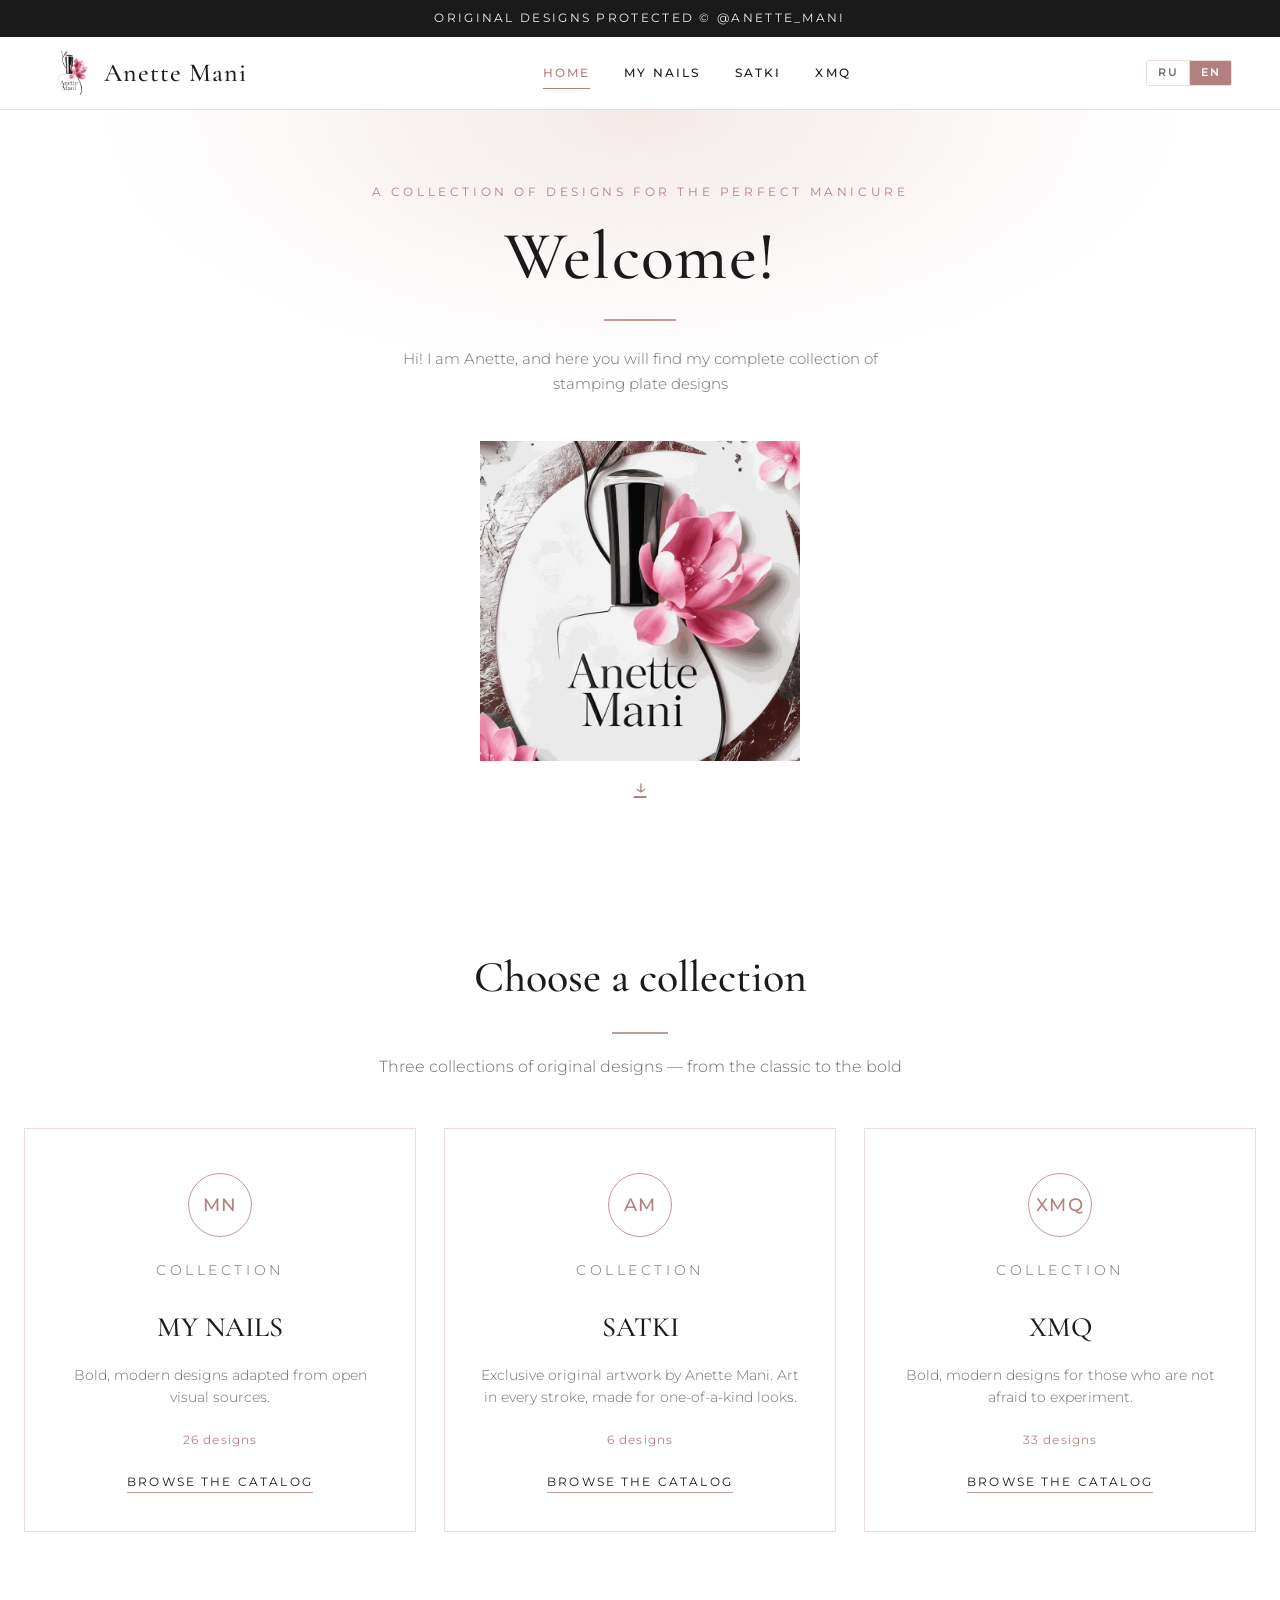
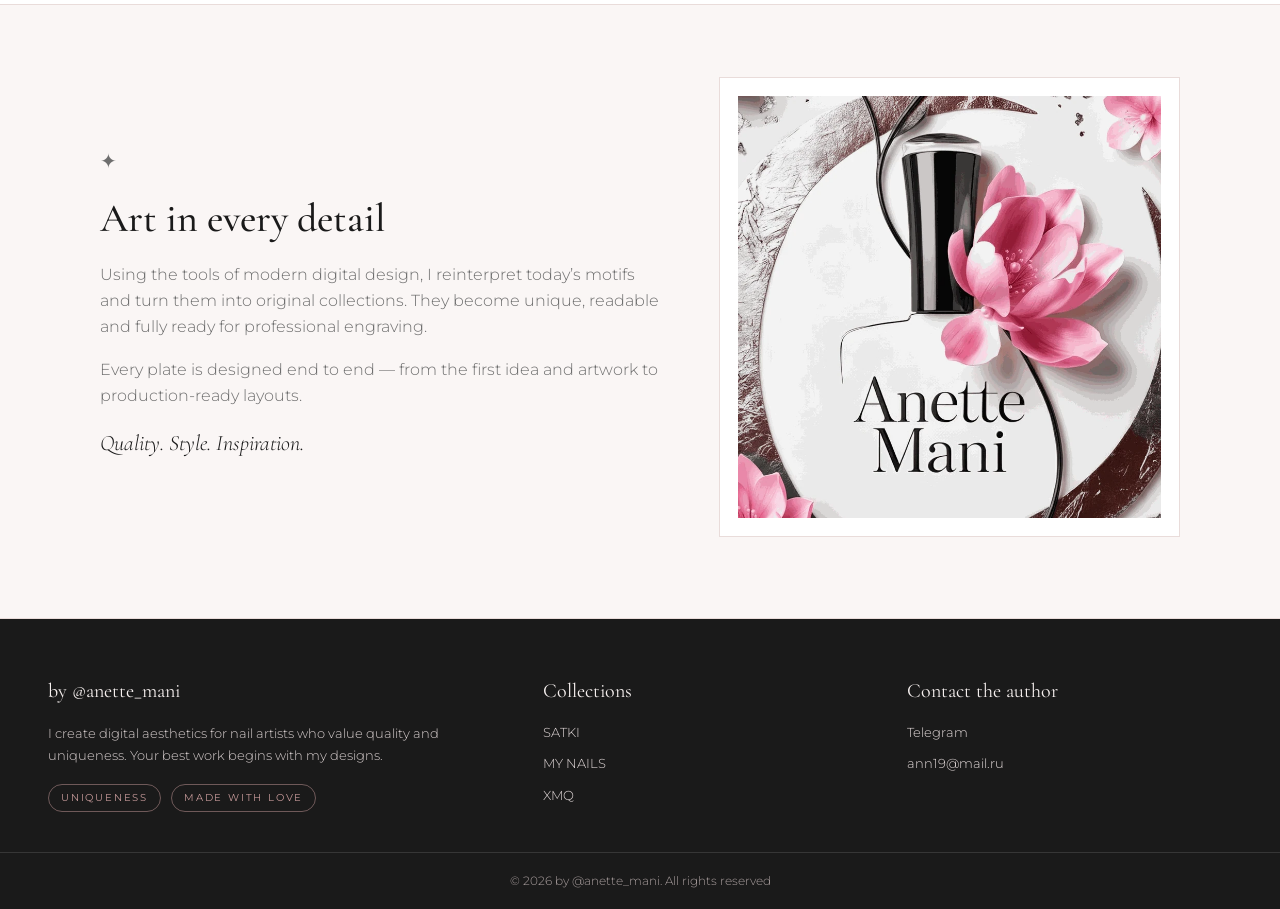
<file: index.html>
<!DOCTYPE html>
<html lang="ru">
<head>
<meta charset="UTF-8">
<meta name="viewport" content="width=device-width, initial-scale=1.0">
<title data-ttitle="title_index">Anette Mani — коллекция эскизов пластин для стемпинга</title>
<meta name="description" data-tattr="content:desc_index" content="Коллекция дизайнов для создания идеального маникюра. Авторские эскизы пластин для стемпинга от Anette Mani: MY NAILS, SATKI, XMQ. Ссылки на пластины на AliExpress.">
<meta name="theme-color" content="#FFFFFF">
<link rel="canonical" href="https://anettemani.github.io/catalog/">
<!-- Open Graph: превью при отправке ссылки в Telegram, WhatsApp, VK -->
<meta property="og:type" content="website">
<meta property="og:site_name" content="Anette Mani">
<meta property="og:locale" content="ru_RU">
<meta property="og:title" content="Anette Mani — коллекция эскизов пластин для стемпинга">
<meta property="og:description" content="Три коллекции авторских эскизов: MY NAILS, SATKI, XMQ. Ссылки на пластины на AliExpress.">
<meta property="og:url" content="https://anettemani.github.io/catalog/">
<meta property="og:image" content="https://anettemani.github.io/catalog/assets/img/og-cover.jpg">
<meta property="og:image:width" content="1200">
<meta property="og:image:height" content="630">
<meta name="twitter:card" content="summary_large_image">
<meta name="twitter:title" content="Anette Mani — коллекция эскизов пластин для стемпинга">
<meta name="twitter:description" content="Три коллекции авторских эскизов: MY NAILS, SATKI, XMQ. Ссылки на пластины на AliExpress.">
<meta name="twitter:image" content="https://anettemani.github.io/catalog/assets/img/og-cover.jpg">
<link rel="icon" type="image/png" href="assets/img/favicon.png">
<link rel="preconnect" href="https://fonts.googleapis.com">
<link rel="preconnect" href="https://fonts.gstatic.com" crossorigin>
<link href="https://fonts.googleapis.com/css2?family=Cormorant+Garamond:ital,wght@0,400;0,500;0,600;1,400&family=Montserrat:wght@300;400;500;600&display=swap" rel="stylesheet">
<link rel="stylesheet" href="assets/css/style.css?v=11">
</head>
<body>
<div class="top-note" data-i18n="note_top">Авторские эскизы защищены &copy; @anette_mani</div>

<header class="site-header">
  <div class="header-inner">
    <a href="index.html" class="brand" data-tattr="aria-label:aria_home" aria-label="Anette Mani — на главную">
      <img src="assets/img/logo.png" alt="" class="brand-mark">
      <span class="brand-name">Anette&nbsp;Mani</span>
    </a>
    <nav class="main-nav" data-tattr="aria-label:aria_main_menu" aria-label="Основное меню">
      <a href="index.html" class="active" data-i18n="nav_home">Главная</a>
      <a href="mynails.html">MY NAILS</a>
      <a href="autosketch.html">SATKI</a>
      <a href="xmq.html">XMQ</a>
    </nav>
    <div class="lang-switch" role="group" aria-label="Язык / Language">
      <button type="button" class="lang-btn" data-lang="ru" aria-pressed="false">RU</button>
      <button type="button" class="lang-btn" data-lang="en" aria-pressed="false">EN</button>
    </div>
    <button class="burger" id="burger" data-tattr="aria-label:aria_open_menu" aria-label="Открыть меню" aria-expanded="false">
      <span></span><span></span><span></span>
    </button>
  </div>
</header>

<main>

  <section class="hero">
    <p class="hero-eyebrow" data-i18n="hero_eyebrow">Коллекция дизайнов для идеального маникюра</p>
    <h1 data-i18n="hero_title">Добро пожаловать!</h1>
    <div class="hero-divider"></div>
    <p class="hero-sub" data-i18n="hero_sub">Привет! Я — Anette, и здесь собрана вся моя коллекция эскизов пластин для стемпинга</p>
    <div class="hero-img-wrap"><img src="assets/img/hero.webp" alt=""></div>
    <a href="#collections" class="scroll-hint" data-tattr="aria-label:aria_scroll" aria-label="Прокрутить к коллекциям">&#8595;</a>
  </section>

  <section class="section" id="collections">
    <div class="section-head">
      <h2 data-i18n="choose_h2">Выберите коллекцию</h2>
      <div class="divider"></div>
      <p data-i18n="choose_sub">Три коллекции авторских дизайнов — от классики до смелых экспериментов</p>
    </div>
    <div class="cards">
      <a class="card-collection" href="mynails.html">
        <span class="cc-code">MN</span>
        <p class="cc-label" data-i18n="cc_label">Коллекция</p>
        <h3>MY NAILS</h3>
        <p data-i18n="desc_mn">Смелые и современные решения, адаптированные из открытых визуальных источников.</p>
        <span class="cc-count" data-collection-count="mynails">26 дизайнов</span>
        <span class="cc-link" data-i18n="cc_link">Смотреть каталог</span>
      </a>
      <a class="card-collection" href="autosketch.html">
        <span class="cc-code">AM</span>
        <p class="cc-label" data-i18n="cc_label">Коллекция</p>
        <h3>SATKI</h3>
        <p data-i18n="desc_satki">Эксклюзивные авторские работы Anette Mani. Искусство в каждом штрихе для неповторимых образов.</p>
        <span class="cc-count" data-collection-count="autosketch">6 дизайнов</span>
        <span class="cc-link" data-i18n="cc_link">Смотреть каталог</span>
      </a>
      <a class="card-collection" href="xmq.html">
        <span class="cc-code">XMQ</span>
        <p class="cc-label" data-i18n="cc_label">Коллекция</p>
        <h3>XMQ</h3>
        <p data-i18n="desc_xmq">Смелые и современные решения для тех, кто не боится экспериментировать.</p>
        <span class="cc-count" data-collection-count="xmq">32 дизайна</span>
        <span class="cc-link" data-i18n="cc_link">Смотреть каталог</span>
      </a>
    </div>
  </section>

  <section class="section about">
    <div class="about-inner">
      <div>
        <p class="about-star">&#10022;</p>
        <h2 data-i18n="about_h2">Искусство в деталях</h2>
        <p data-i18n="about_p1">Используя возможности современного цифрового дизайна, я переосмысляю актуальные мотивы и превращаю их в авторские коллекции. Так они обретают уникальность, становятся читаемыми и полностью готовыми к профессиональной гравировке.</p>
        <p data-i18n="about_p2">Проектирование эскизов — от создания идеи и изображений до подготовки макетов к производству.</p>
        <p class="motto" data-i18n="about_motto">Качество. Стиль. Вдохновение.</p>
      </div>
      <div class="about-visual"><img src="assets/img/hero.webp" alt=""></div>
    </div>
  </section>

</main>

<footer class="site-footer">
  <div class="footer-inner">
    <div class="f-col">
      <p class="f-title">by @anette_mani</p>
      <p class="f-text" data-i18n="f_text">Создаю цифровую эстетику для мастеров, которые ценят качество и уникальность. Ваши лучшие работы начинаются с моих эскизов.</p>
      <p class="f-badges"><span data-i18n="f_badge1">Уникальность</span><span data-i18n="f_badge2">Сделано с любовью</span></p>
    </div>
    <div class="f-col">
      <p class="f-title" data-i18n="f_collections">Коллекции</p>
      <nav class="f-links">
        <a href="autosketch.html">SATKI</a>
        <a href="mynails.html">MY NAILS</a>
        <a href="xmq.html">XMQ</a>
      </nav>
    </div>
    <div class="f-col">
      <p class="f-title" data-i18n="f_contact">Связь с автором</p>
      <nav class="f-links">
        <a href="https://t.me/anette_mani" target="_blank" rel="noopener">Telegram</a>
        <a href="mailto:ann19@mail.ru">ann19@mail.ru</a>
      </nav>
    </div>
  </div>
  <p class="copyright" data-i18n="copyright">&copy; 2026 by @anette_mani. Все права защищены</p>
</footer>

<script src="assets/js/data.js"></script>
<script src="assets/js/i18n.js?v=1"></script>
<script src="assets/js/protect.js"></script>
<script src="assets/js/site.js?v=2"></script>
</body>
</html>
</file>
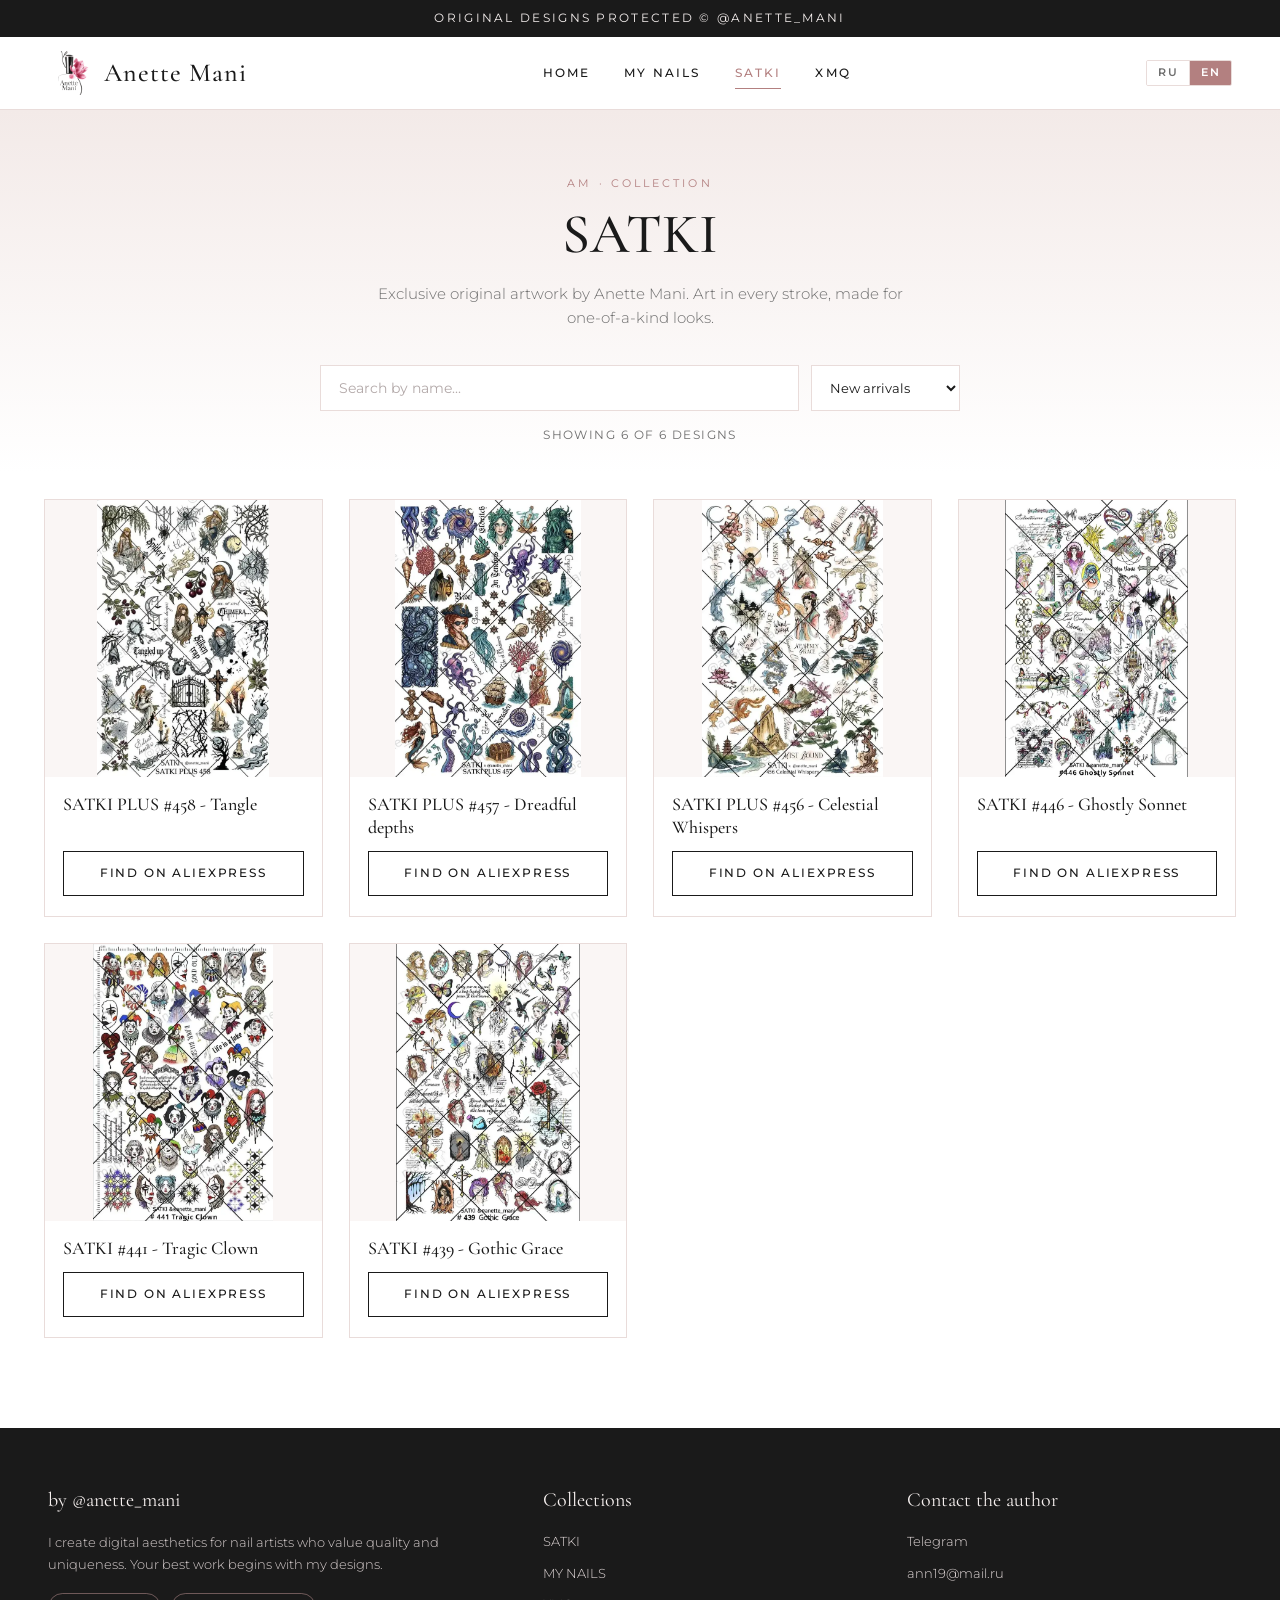
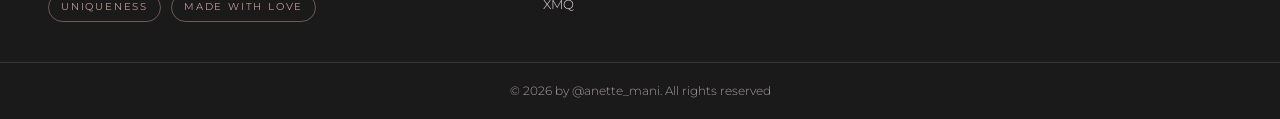
<file: autosketch.html>
<!DOCTYPE html>
<html lang="ru">
<head>
<meta charset="UTF-8">
<meta name="viewport" content="width=device-width, initial-scale=1.0">
<title>SATKI | Anette Mani</title>
<meta name="description" data-tattr="content:desc_satki" content="Эксклюзивные авторские работы Anette Mani. Искусство в каждом штрихе для неповторимых образов.">
<meta name="theme-color" content="#FFFFFF">
<link rel="canonical" href="https://anettemani.github.io/catalog/autosketch.html">
<!-- Open Graph: превью при отправке ссылки в Telegram, WhatsApp, VK -->
<meta property="og:type" content="website">
<meta property="og:site_name" content="Anette Mani">
<meta property="og:locale" content="ru_RU">
<meta property="og:title" content="SATKI — коллекция Anette Mani">
<meta property="og:description" content="Эксклюзивные авторские работы Anette Mani. Искусство в каждом штрихе для неповторимых образов.">
<meta property="og:url" content="https://anettemani.github.io/catalog/autosketch.html">
<meta property="og:image" content="https://anettemani.github.io/catalog/assets/img/og-cover.jpg">
<meta property="og:image:width" content="1200">
<meta property="og:image:height" content="630">
<meta name="twitter:card" content="summary_large_image">
<meta name="twitter:title" content="SATKI — коллекция Anette Mani">
<meta name="twitter:description" content="Эксклюзивные авторские работы Anette Mani. Искусство в каждом штрихе для неповторимых образов.">
<meta name="twitter:image" content="https://anettemani.github.io/catalog/assets/img/og-cover.jpg">
<link rel="icon" type="image/png" href="assets/img/favicon.png">
<link rel="preconnect" href="https://fonts.googleapis.com">
<link rel="preconnect" href="https://fonts.gstatic.com" crossorigin>
<link href="https://fonts.googleapis.com/css2?family=Cormorant+Garamond:ital,wght@0,400;0,500;0,600;1,400&family=Montserrat:wght@300;400;500;600&display=swap" rel="stylesheet">
<link rel="stylesheet" href="assets/css/style.css?v=11">
</head>
<body data-collection="autosketch">
<div class="top-note" data-i18n="note_top">Авторские эскизы защищены &copy; @anette_mani</div>

<header class="site-header">
  <div class="header-inner">
    <a href="index.html" class="brand" data-tattr="aria-label:aria_home" aria-label="Anette Mani — на главную">
      <img src="assets/img/logo.png" alt="" class="brand-mark">
      <span class="brand-name">Anette&nbsp;Mani</span>
    </a>
    <nav class="main-nav" data-tattr="aria-label:aria_main_menu" aria-label="Основное меню">
      <a href="index.html" data-i18n="nav_home">Главная</a>
      <a href="mynails.html">MY NAILS</a>
      <a href="autosketch.html" class="active">SATKI</a>
      <a href="xmq.html">XMQ</a>
    </nav>
    <div class="lang-switch" role="group" aria-label="Язык / Language">
      <button type="button" class="lang-btn" data-lang="ru" aria-pressed="false">RU</button>
      <button type="button" class="lang-btn" data-lang="en" aria-pressed="false">EN</button>
    </div>
    <button class="burger" id="burger" data-tattr="aria-label:aria_open_menu" aria-label="Открыть меню" aria-expanded="false">
      <span></span><span></span><span></span>
    </button>
  </div>
</header>

<main>
  <section class="catalog-head">
    <p class="eyebrow" data-i18n="eyebrow_am">AM · Коллекция</p>
    <h1>SATKI</h1>
    <p class="collection-desc" data-i18n="desc_satki">Эксклюзивные авторские работы Anette Mani. Искусство в каждом штрихе для неповторимых образов.</p>

    <div class="catalog-toolbar">
      <input type="search" id="q" class="search" data-tattr="placeholder:search_ph" placeholder="Поиск по названию..." autocomplete="off">
      <select id="sort" class="sort" data-tattr="aria-label:sort_aria" aria-label="Сортировка">
        <option value="new" selected data-i18n="sort_new">Новинки</option>
        <option value="old" data-i18n="sort_old">Ранее опубликованные</option>
      </select>
    </div>
    <p class="count-note" id="count-note"></p>
  </section>

  <section class="grid" id="grid" data-tattr="aria-label:grid_aria" aria-label="Эскизы коллекции"></section>
  <p class="empty" id="empty" data-i18n="empty" hidden>Ничего не найдено. Попробуйте изменить запрос.</p>
</main>

<footer class="site-footer">
  <div class="footer-inner">
    <div class="f-col">
      <p class="f-title">by @anette_mani</p>
      <p class="f-text" data-i18n="f_text">Создаю цифровую эстетику для мастеров, которые ценят качество и уникальность. Ваши лучшие работы начинаются с моих эскизов.</p>
      <p class="f-badges"><span data-i18n="f_badge1">Уникальность</span><span data-i18n="f_badge2">Сделано с любовью</span></p>
    </div>
    <div class="f-col">
      <p class="f-title" data-i18n="f_collections">Коллекции</p>
      <nav class="f-links">
        <a href="autosketch.html">SATKI</a>
        <a href="mynails.html">MY NAILS</a>
        <a href="xmq.html">XMQ</a>
      </nav>
    </div>
    <div class="f-col">
      <p class="f-title" data-i18n="f_contact">Связь с автором</p>
      <nav class="f-links">
        <a href="https://t.me/anette_mani" target="_blank" rel="noopener">Telegram</a>
        <a href="mailto:ann19@mail.ru">ann19@mail.ru</a>
      </nav>
    </div>
  </div>
  <p class="copyright" data-i18n="copyright">&copy; 2026 by @anette_mani. Все права защищены</p>
</footer>

<div class="lightbox" id="lightbox" hidden>
  <button class="lb-close" id="lb-close" data-tattr="aria-label:aria_close" aria-label="Закрыть">&times;</button>
  <button class="lb-nav lb-prev" id="lb-prev" data-tattr="aria-label:aria_prev" aria-label="Предыдущий эскиз">&#8249;</button>
  <button class="lb-nav lb-next" id="lb-next" data-tattr="aria-label:aria_next" aria-label="Следующий эскиз">&#8250;</button>
  <div class="lb-zoom" id="lb-zoom"></div>
  <figure class="lb-body">
    <div class="lb-img-wrap"><div class="lb-img" id="lb-img"></div><div class="guard"></div></div>
    <figcaption>
      <p class="lb-title" id="lb-title"></p>
      <p class="lb-counter" id="lb-counter"></p>
      <a class="btn btn-solid" id="lb-ali" href="#" target="_blank" rel="noopener" data-i18n="find_ali">Найти на AliExpress</a>
    </figcaption>
  </figure>
</div>

<script src="assets/js/data.js"></script>
<script src="assets/js/i18n.js?v=1"></script>
<script src="assets/js/protect.js"></script>
<script src="assets/js/site.js?v=2"></script>
<script src="assets/js/app.js?v=12"></script>
</body>
</html>
</file>
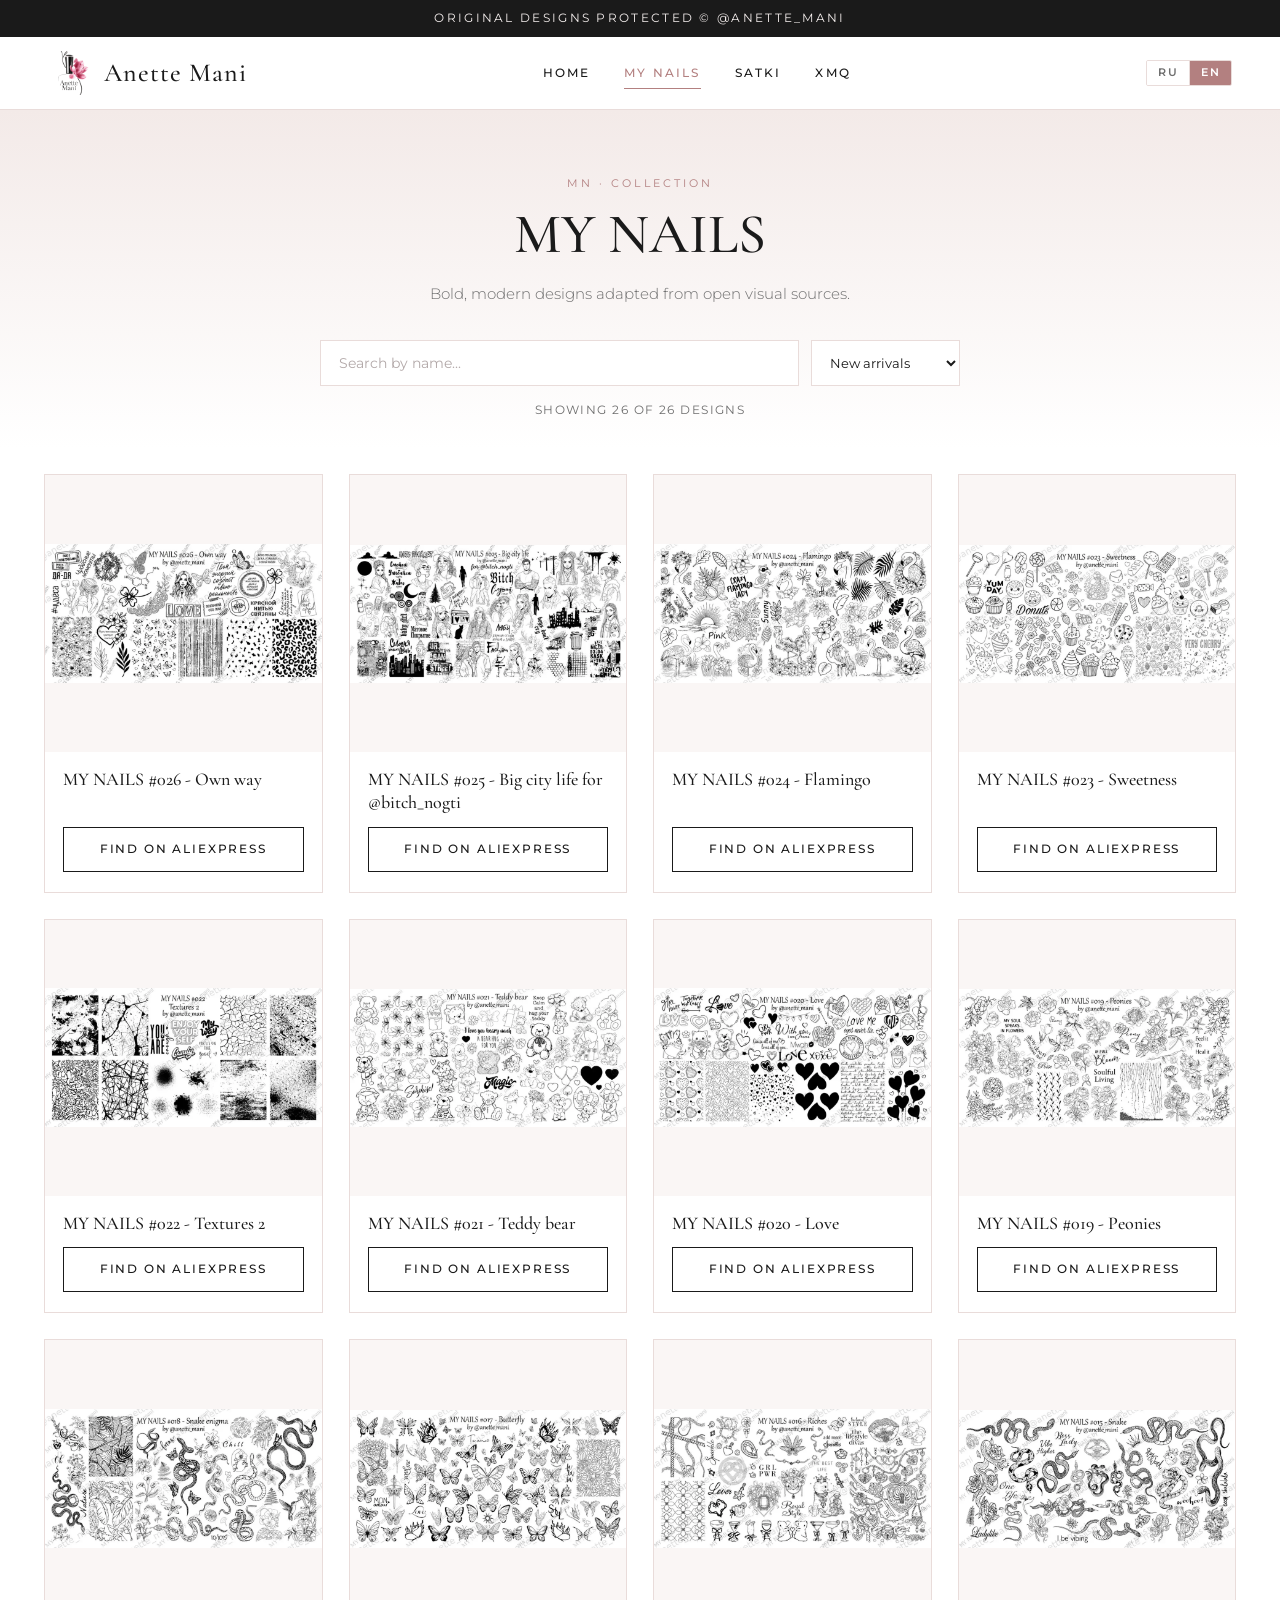
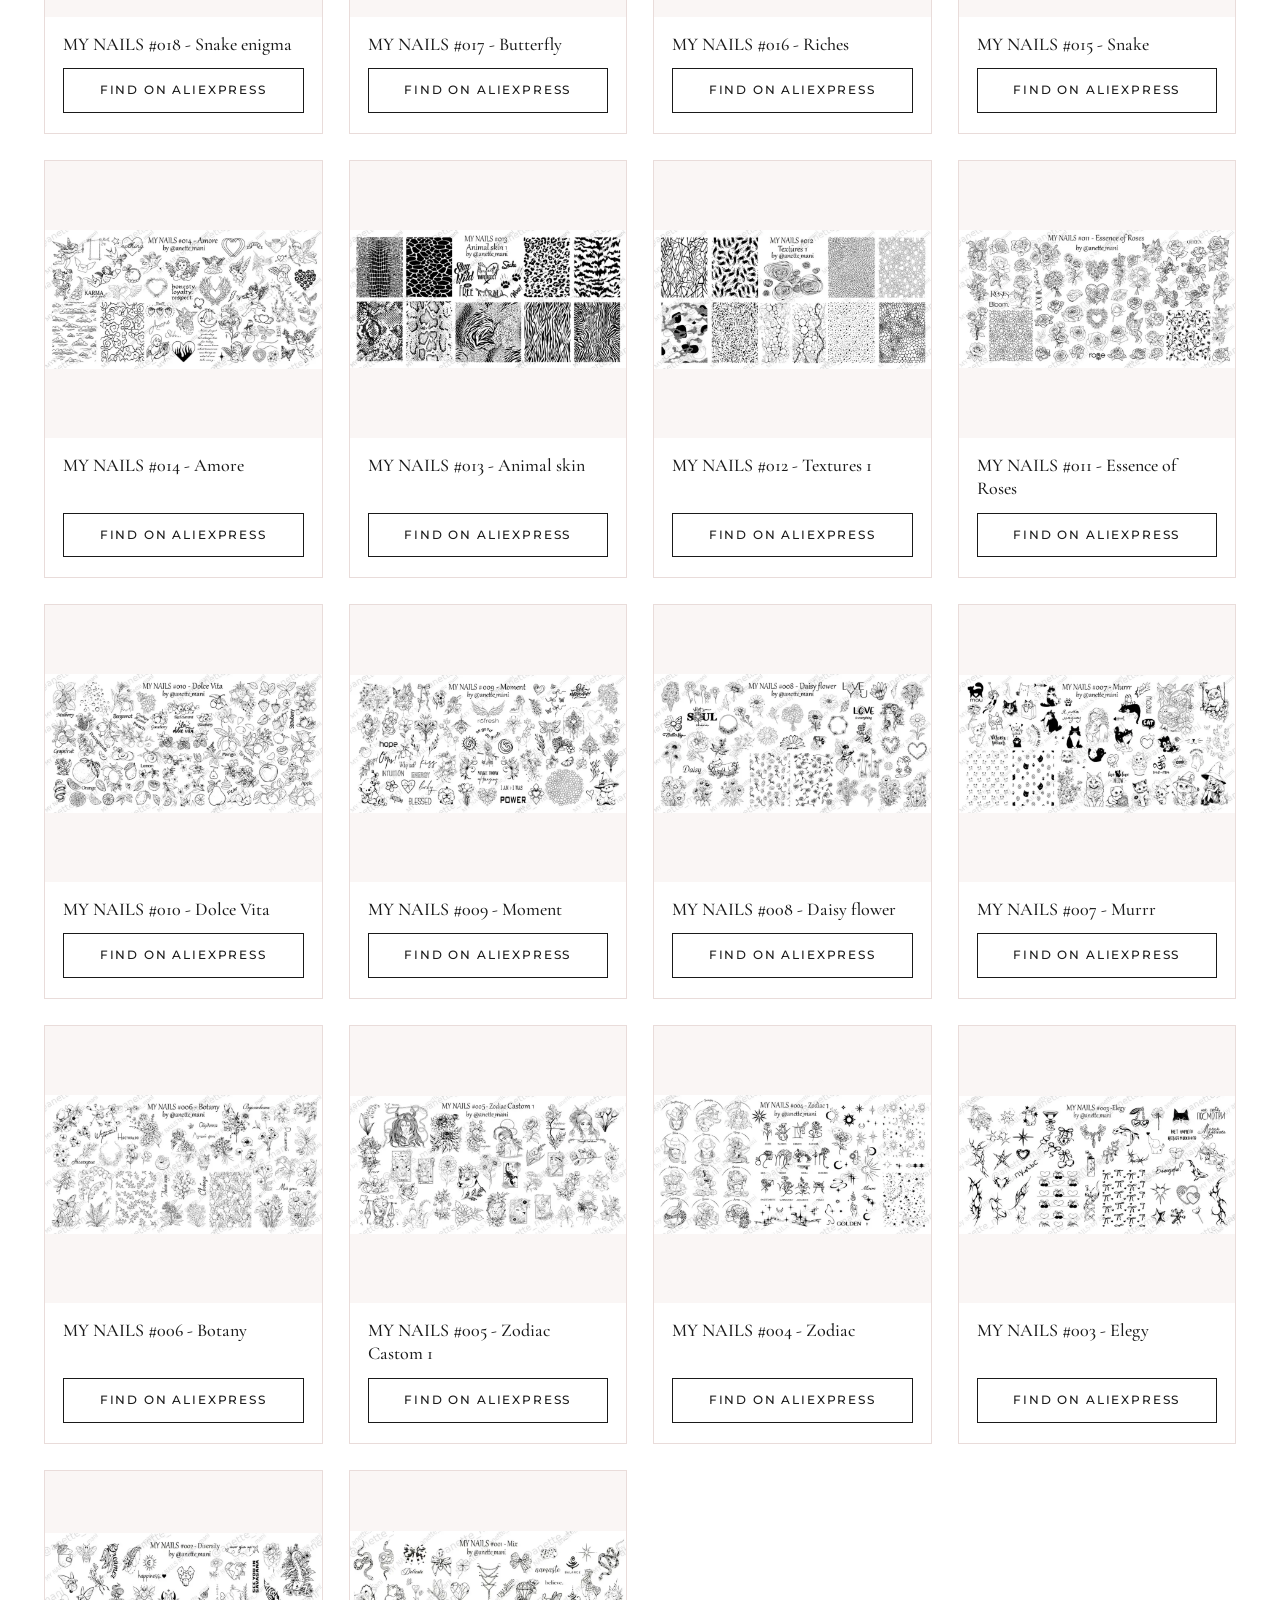
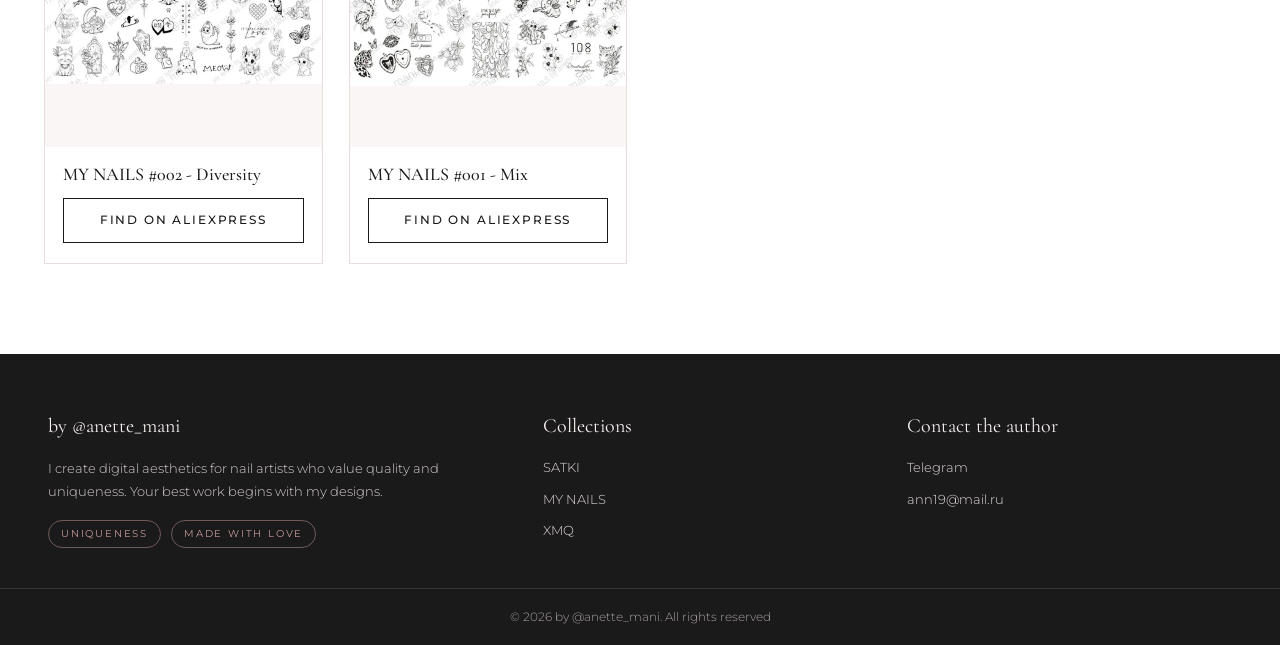
<file: mynails.html>
<!DOCTYPE html>
<html lang="ru">
<head>
<meta charset="UTF-8">
<meta name="viewport" content="width=device-width, initial-scale=1.0">
<title>MY NAILS | Anette Mani</title>
<meta name="description" data-tattr="content:desc_mn" content="Смелые и современные решения, адаптированные из открытых визуальных источников.">
<meta name="theme-color" content="#FFFFFF">
<link rel="canonical" href="https://anettemani.github.io/catalog/mynails.html">
<!-- Open Graph: превью при отправке ссылки в Telegram, WhatsApp, VK -->
<meta property="og:type" content="website">
<meta property="og:site_name" content="Anette Mani">
<meta property="og:locale" content="ru_RU">
<meta property="og:title" content="MY NAILS — коллекция эскизов Anette Mani">
<meta property="og:description" content="Смелые и современные решения, адаптированные из открытых визуальных источников.">
<meta property="og:url" content="https://anettemani.github.io/catalog/mynails.html">
<meta property="og:image" content="https://anettemani.github.io/catalog/assets/img/og-cover.jpg">
<meta property="og:image:width" content="1200">
<meta property="og:image:height" content="630">
<meta name="twitter:card" content="summary_large_image">
<meta name="twitter:title" content="MY NAILS — коллекция эскизов Anette Mani">
<meta name="twitter:description" content="Смелые и современные решения, адаптированные из открытых визуальных источников.">
<meta name="twitter:image" content="https://anettemani.github.io/catalog/assets/img/og-cover.jpg">
<link rel="icon" type="image/png" href="assets/img/favicon.png">
<link rel="preconnect" href="https://fonts.googleapis.com">
<link rel="preconnect" href="https://fonts.gstatic.com" crossorigin>
<link href="https://fonts.googleapis.com/css2?family=Cormorant+Garamond:ital,wght@0,400;0,500;0,600;1,400&family=Montserrat:wght@300;400;500;600&display=swap" rel="stylesheet">
<link rel="stylesheet" href="assets/css/style.css?v=11">
</head>
<body data-collection="mynails">
<div class="top-note" data-i18n="note_top">Авторские эскизы защищены &copy; @anette_mani</div>

<header class="site-header">
  <div class="header-inner">
    <a href="index.html" class="brand" data-tattr="aria-label:aria_home" aria-label="Anette Mani — на главную">
      <img src="assets/img/logo.png" alt="" class="brand-mark">
      <span class="brand-name">Anette&nbsp;Mani</span>
    </a>
    <nav class="main-nav" data-tattr="aria-label:aria_main_menu" aria-label="Основное меню">
      <a href="index.html" data-i18n="nav_home">Главная</a>
      <a href="mynails.html" class="active">MY NAILS</a>
      <a href="autosketch.html">SATKI</a>
      <a href="xmq.html">XMQ</a>
    </nav>
    <div class="lang-switch" role="group" aria-label="Язык / Language">
      <button type="button" class="lang-btn" data-lang="ru" aria-pressed="false">RU</button>
      <button type="button" class="lang-btn" data-lang="en" aria-pressed="false">EN</button>
    </div>
    <button class="burger" id="burger" data-tattr="aria-label:aria_open_menu" aria-label="Открыть меню" aria-expanded="false">
      <span></span><span></span><span></span>
    </button>
  </div>
</header>

<main>
  <section class="catalog-head">
    <p class="eyebrow" data-i18n="eyebrow_mn">MN · Коллекция</p>
    <h1>MY NAILS</h1>
    <p class="collection-desc" data-i18n="desc_mn">Смелые и современные решения, адаптированные из открытых визуальных источников.</p>

    <div class="catalog-toolbar">
      <input type="search" id="q" class="search" data-tattr="placeholder:search_ph" placeholder="Поиск по названию..." autocomplete="off">
      <select id="sort" class="sort" data-tattr="aria-label:sort_aria" aria-label="Сортировка">
        <option value="new" selected data-i18n="sort_new">Новинки</option>
        <option value="old" data-i18n="sort_old">Ранее опубликованные</option>
      </select>
    </div>
    <p class="count-note" id="count-note"></p>
  </section>

  <section class="grid" id="grid" data-tattr="aria-label:grid_aria" aria-label="Эскизы коллекции"></section>
  <p class="empty" id="empty" data-i18n="empty" hidden>Ничего не найдено. Попробуйте изменить запрос.</p>
</main>

<footer class="site-footer">
  <div class="footer-inner">
    <div class="f-col">
      <p class="f-title">by @anette_mani</p>
      <p class="f-text" data-i18n="f_text">Создаю цифровую эстетику для мастеров, которые ценят качество и уникальность. Ваши лучшие работы начинаются с моих эскизов.</p>
      <p class="f-badges"><span data-i18n="f_badge1">Уникальность</span><span data-i18n="f_badge2">Сделано с любовью</span></p>
    </div>
    <div class="f-col">
      <p class="f-title" data-i18n="f_collections">Коллекции</p>
      <nav class="f-links">
        <a href="autosketch.html">SATKI</a>
        <a href="mynails.html">MY NAILS</a>
        <a href="xmq.html">XMQ</a>
      </nav>
    </div>
    <div class="f-col">
      <p class="f-title" data-i18n="f_contact">Связь с автором</p>
      <nav class="f-links">
        <a href="https://t.me/anette_mani" target="_blank" rel="noopener">Telegram</a>
        <a href="mailto:ann19@mail.ru">ann19@mail.ru</a>
      </nav>
    </div>
  </div>
  <p class="copyright" data-i18n="copyright">&copy; 2026 by @anette_mani. Все права защищены</p>
</footer>

<div class="lightbox" id="lightbox" hidden>
  <button class="lb-close" id="lb-close" data-tattr="aria-label:aria_close" aria-label="Закрыть">&times;</button>
  <button class="lb-nav lb-prev" id="lb-prev" data-tattr="aria-label:aria_prev" aria-label="Предыдущий эскиз">&#8249;</button>
  <button class="lb-nav lb-next" id="lb-next" data-tattr="aria-label:aria_next" aria-label="Следующий эскиз">&#8250;</button>
  <div class="lb-zoom" id="lb-zoom"></div>
  <figure class="lb-body">
    <div class="lb-img-wrap"><div class="lb-img" id="lb-img"></div><div class="guard"></div></div>
    <figcaption>
      <p class="lb-title" id="lb-title"></p>
      <p class="lb-counter" id="lb-counter"></p>
      <a class="btn btn-solid" id="lb-ali" href="#" target="_blank" rel="noopener" data-i18n="find_ali">Найти на AliExpress</a>
    </figcaption>
  </figure>
</div>

<script src="assets/js/data.js"></script>
<script src="assets/js/i18n.js?v=1"></script>
<script src="assets/js/protect.js"></script>
<script src="assets/js/site.js?v=2"></script>
<script src="assets/js/app.js?v=12"></script>
</body>
</html>
</file>
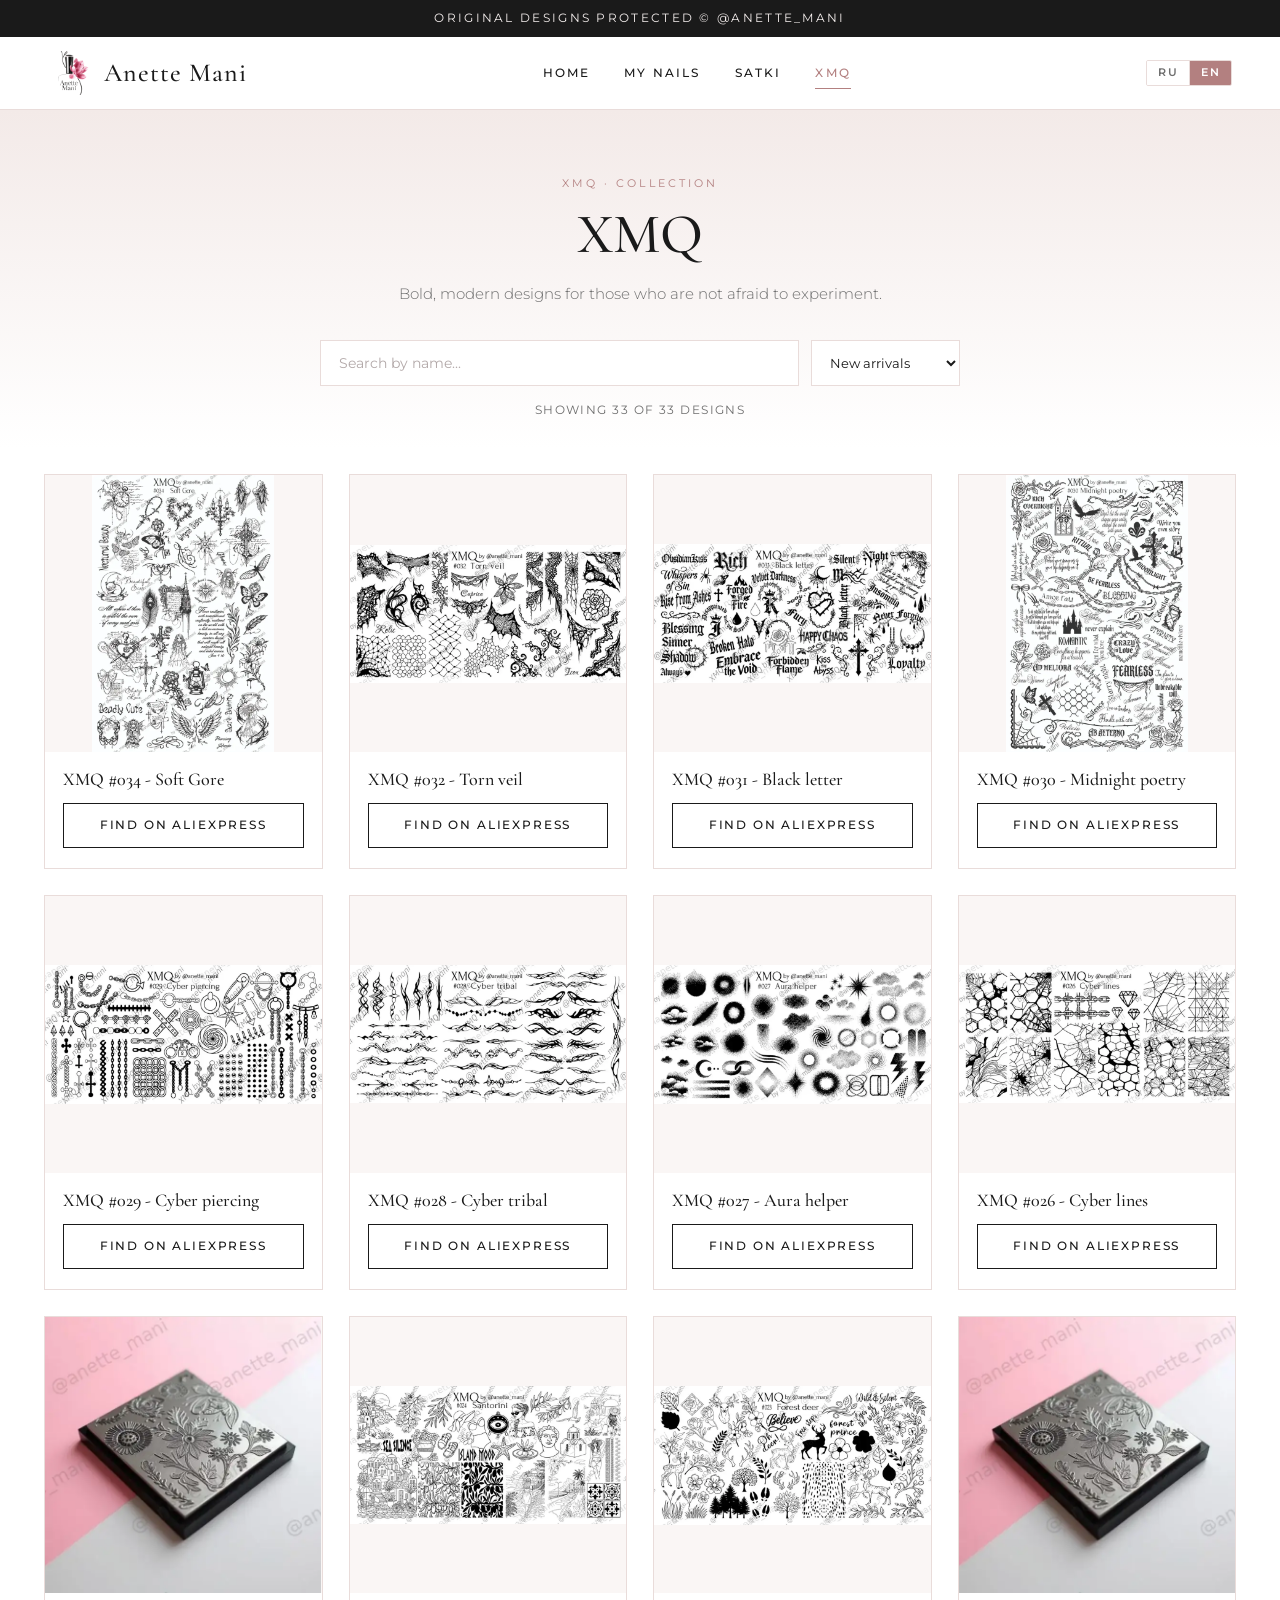
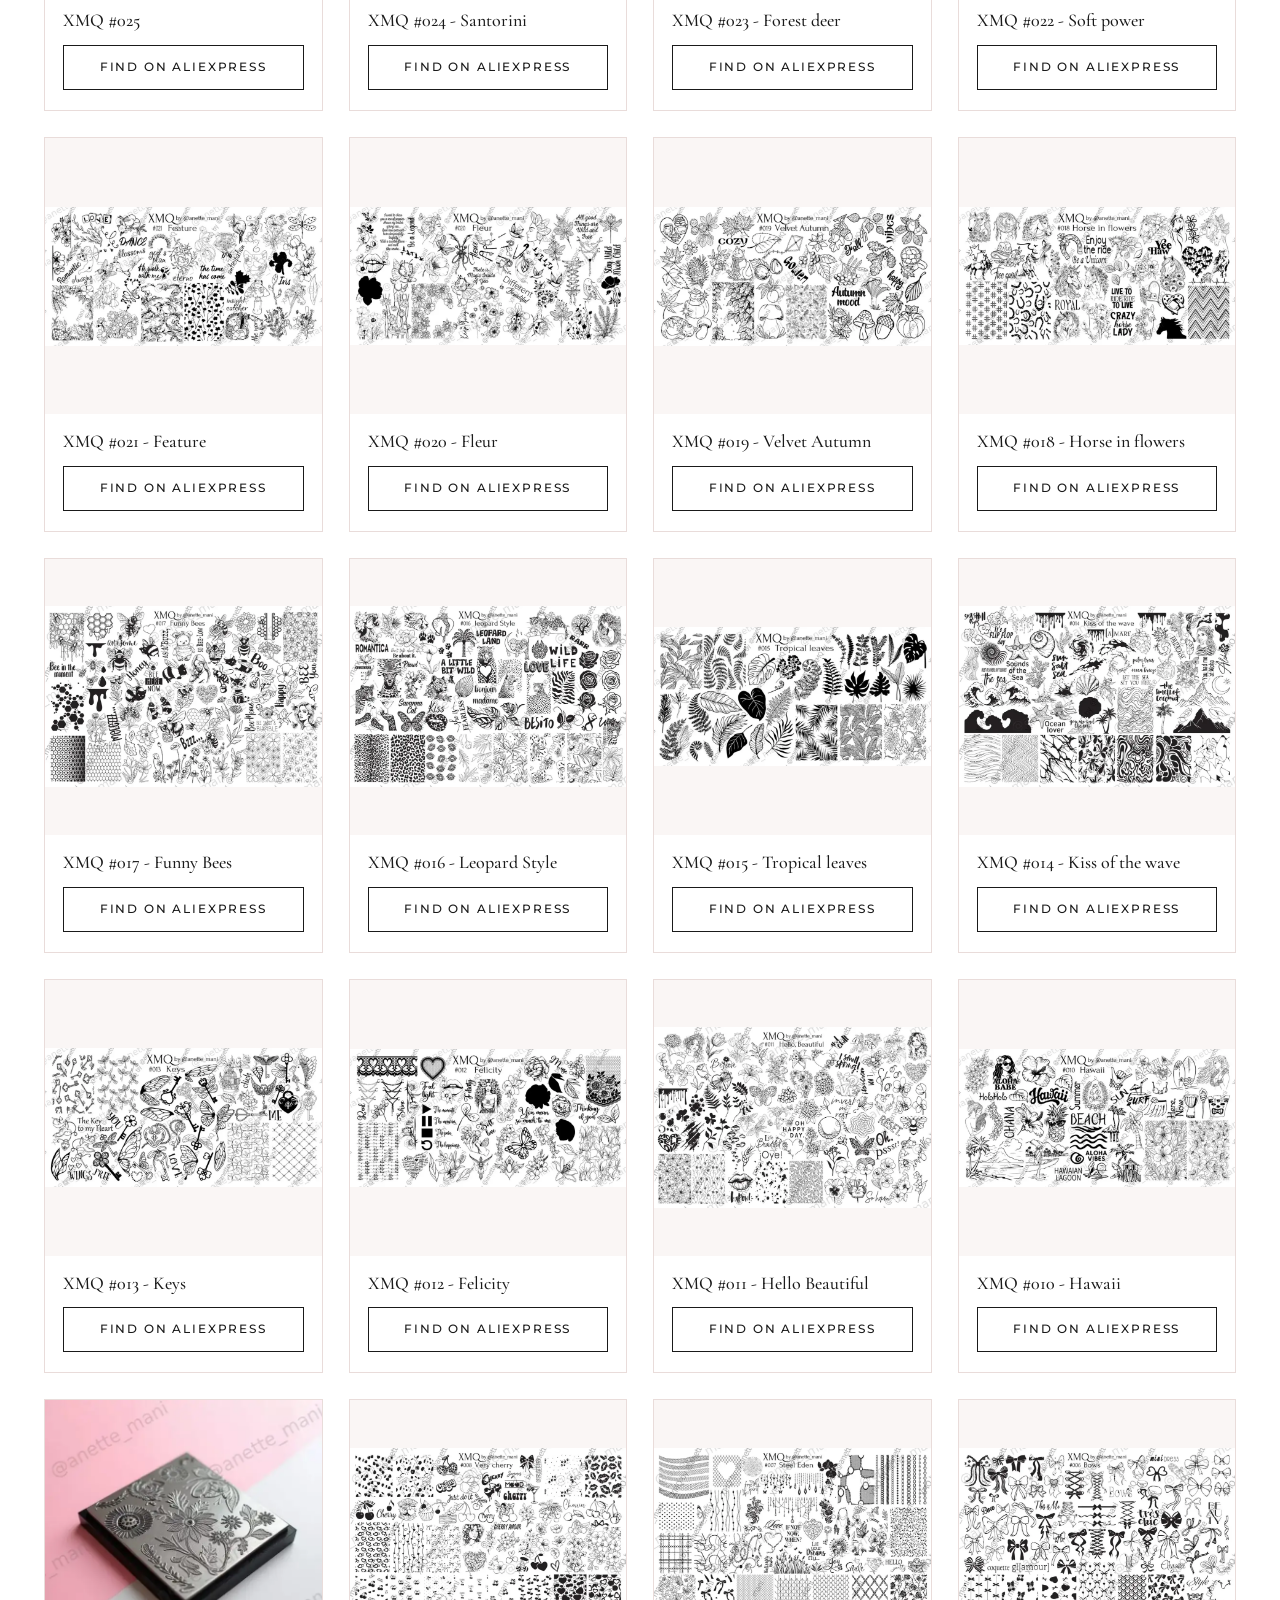
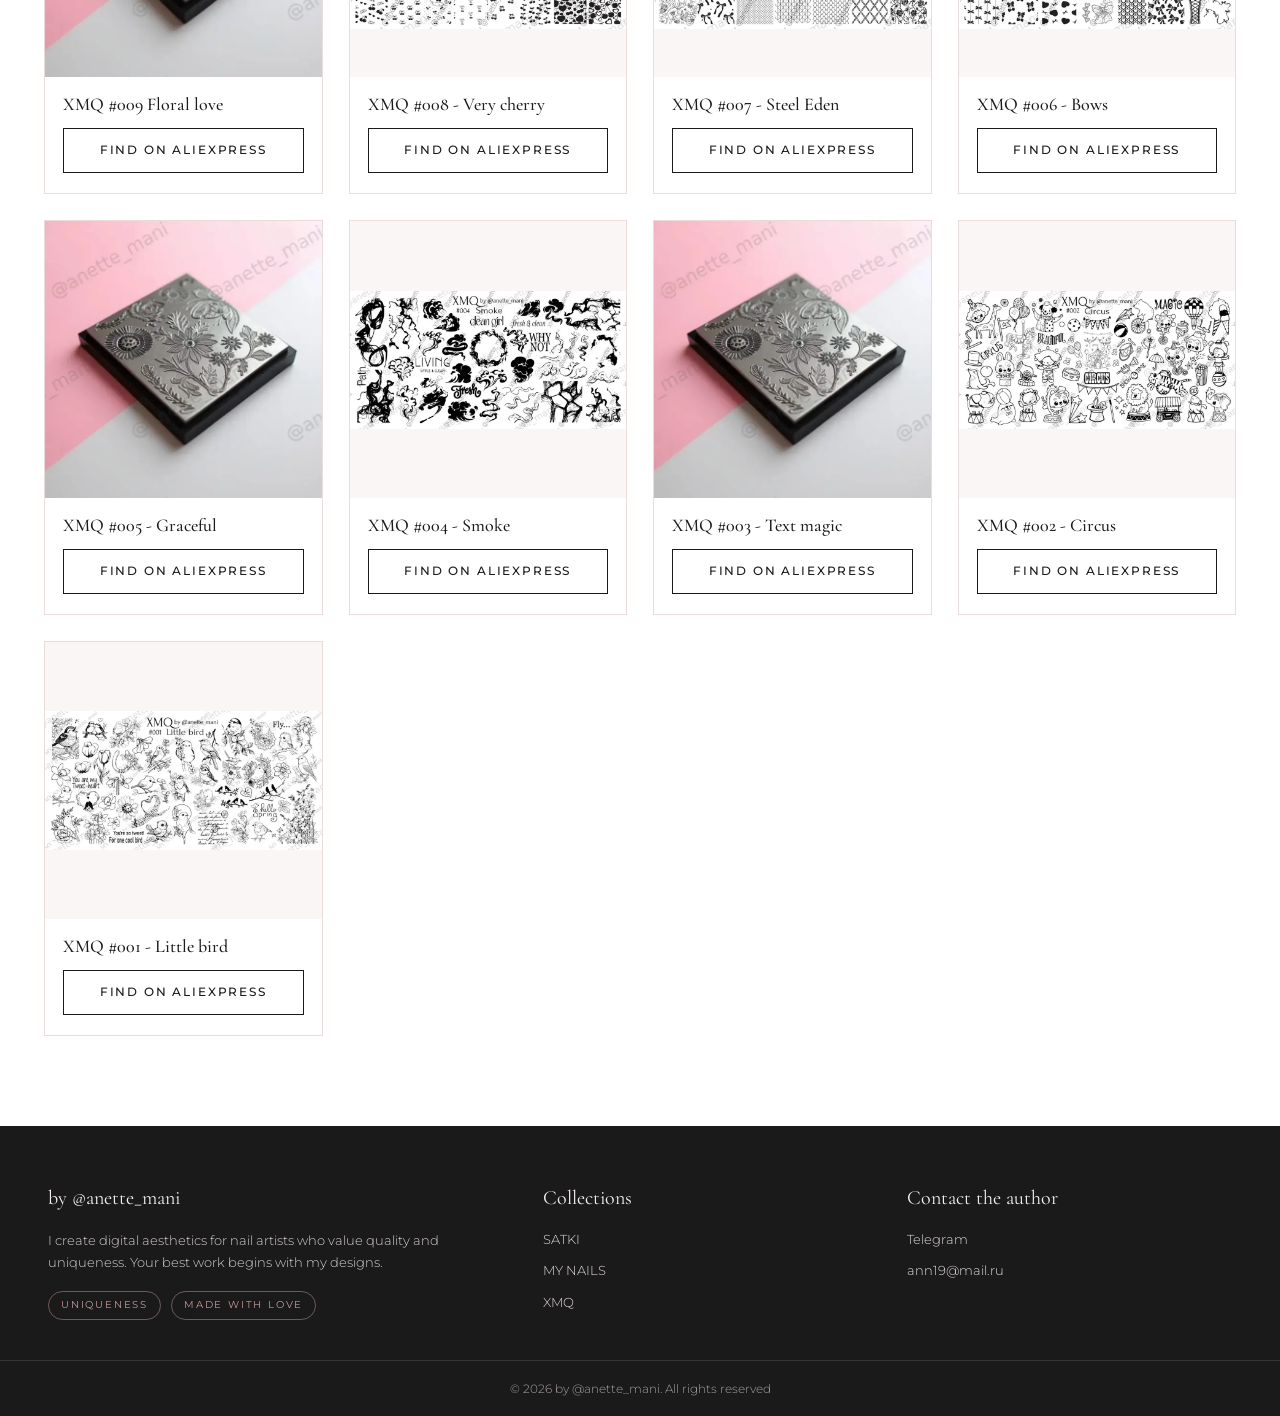
<file: xmq.html>
<!DOCTYPE html>
<html lang="ru">
<head>
<meta charset="UTF-8">
<meta name="viewport" content="width=device-width, initial-scale=1.0">
<title>XMQ | Anette Mani</title>
<meta name="description" data-tattr="content:desc_xmq" content="Смелые и современные решения для тех, кто не боится экспериментировать.">
<meta name="theme-color" content="#FFFFFF">
<link rel="canonical" href="https://anettemani.github.io/catalog/xmq.html">
<!-- Open Graph: превью при отправке ссылки в Telegram, WhatsApp, VK -->
<meta property="og:type" content="website">
<meta property="og:site_name" content="Anette Mani">
<meta property="og:locale" content="ru_RU">
<meta property="og:title" content="XMQ — коллекция эскизов Anette Mani">
<meta property="og:description" content="Смелые и современные решения для тех, кто не боится экспериментировать.">
<meta property="og:url" content="https://anettemani.github.io/catalog/xmq.html">
<meta property="og:image" content="https://anettemani.github.io/catalog/assets/img/og-cover.jpg">
<meta property="og:image:width" content="1200">
<meta property="og:image:height" content="630">
<meta name="twitter:card" content="summary_large_image">
<meta name="twitter:title" content="XMQ — коллекция эскизов Anette Mani">
<meta name="twitter:description" content="Смелые и современные решения для тех, кто не боится экспериментировать.">
<meta name="twitter:image" content="https://anettemani.github.io/catalog/assets/img/og-cover.jpg">
<link rel="icon" type="image/png" href="assets/img/favicon.png">
<link rel="preconnect" href="https://fonts.googleapis.com">
<link rel="preconnect" href="https://fonts.gstatic.com" crossorigin>
<link href="https://fonts.googleapis.com/css2?family=Cormorant+Garamond:ital,wght@0,400;0,500;0,600;1,400&family=Montserrat:wght@300;400;500;600&display=swap" rel="stylesheet">
<link rel="stylesheet" href="assets/css/style.css?v=11">
</head>
<body data-collection="xmq">
<div class="top-note" data-i18n="note_top">Авторские эскизы защищены &copy; @anette_mani</div>

<header class="site-header">
  <div class="header-inner">
    <a href="index.html" class="brand" data-tattr="aria-label:aria_home" aria-label="Anette Mani — на главную">
      <img src="assets/img/logo.png" alt="" class="brand-mark">
      <span class="brand-name">Anette&nbsp;Mani</span>
    </a>
    <nav class="main-nav" data-tattr="aria-label:aria_main_menu" aria-label="Основное меню">
      <a href="index.html" data-i18n="nav_home">Главная</a>
      <a href="mynails.html">MY NAILS</a>
      <a href="autosketch.html">SATKI</a>
      <a href="xmq.html" class="active">XMQ</a>
    </nav>
    <div class="lang-switch" role="group" aria-label="Язык / Language">
      <button type="button" class="lang-btn" data-lang="ru" aria-pressed="false">RU</button>
      <button type="button" class="lang-btn" data-lang="en" aria-pressed="false">EN</button>
    </div>
    <button class="burger" id="burger" data-tattr="aria-label:aria_open_menu" aria-label="Открыть меню" aria-expanded="false">
      <span></span><span></span><span></span>
    </button>
  </div>
</header>

<main>
  <section class="catalog-head">
    <p class="eyebrow" data-i18n="eyebrow_xmq">XMQ · Коллекция</p>
    <h1>XMQ</h1>
    <p class="collection-desc" data-i18n="desc_xmq">Смелые и современные решения для тех, кто не боится экспериментировать.</p>

    <div class="catalog-toolbar">
      <input type="search" id="q" class="search" data-tattr="placeholder:search_ph" placeholder="Поиск по названию..." autocomplete="off">
      <select id="sort" class="sort" data-tattr="aria-label:sort_aria" aria-label="Сортировка">
        <option value="new" selected data-i18n="sort_new">Новинки</option>
        <option value="old" data-i18n="sort_old">Ранее опубликованные</option>
      </select>
    </div>
    <p class="count-note" id="count-note"></p>
  </section>

  <section class="grid" id="grid" data-tattr="aria-label:grid_aria" aria-label="Эскизы коллекции"></section>
  <p class="empty" id="empty" data-i18n="empty" hidden>Ничего не найдено. Попробуйте изменить запрос.</p>
</main>

<footer class="site-footer">
  <div class="footer-inner">
    <div class="f-col">
      <p class="f-title">by @anette_mani</p>
      <p class="f-text" data-i18n="f_text">Создаю цифровую эстетику для мастеров, которые ценят качество и уникальность. Ваши лучшие работы начинаются с моих эскизов.</p>
      <p class="f-badges"><span data-i18n="f_badge1">Уникальность</span><span data-i18n="f_badge2">Сделано с любовью</span></p>
    </div>
    <div class="f-col">
      <p class="f-title" data-i18n="f_collections">Коллекции</p>
      <nav class="f-links">
        <a href="autosketch.html">SATKI</a>
        <a href="mynails.html">MY NAILS</a>
        <a href="xmq.html">XMQ</a>
      </nav>
    </div>
    <div class="f-col">
      <p class="f-title" data-i18n="f_contact">Связь с автором</p>
      <nav class="f-links">
        <a href="https://t.me/anette_mani" target="_blank" rel="noopener">Telegram</a>
        <a href="mailto:ann19@mail.ru">ann19@mail.ru</a>
      </nav>
    </div>
  </div>
  <p class="copyright" data-i18n="copyright">&copy; 2026 by @anette_mani. Все права защищены</p>
</footer>

<div class="lightbox" id="lightbox" hidden>
  <button class="lb-close" id="lb-close" data-tattr="aria-label:aria_close" aria-label="Закрыть">&times;</button>
  <button class="lb-nav lb-prev" id="lb-prev" data-tattr="aria-label:aria_prev" aria-label="Предыдущий эскиз">&#8249;</button>
  <button class="lb-nav lb-next" id="lb-next" data-tattr="aria-label:aria_next" aria-label="Следующий эскиз">&#8250;</button>
  <div class="lb-zoom" id="lb-zoom"></div>
  <figure class="lb-body">
    <div class="lb-img-wrap"><div class="lb-img" id="lb-img"></div><div class="guard"></div></div>
    <figcaption>
      <p class="lb-title" id="lb-title"></p>
      <p class="lb-counter" id="lb-counter"></p>
      <a class="btn btn-solid" id="lb-ali" href="#" target="_blank" rel="noopener" data-i18n="find_ali">Найти на AliExpress</a>
    </figcaption>
  </figure>
</div>

<script src="assets/js/data.js"></script>
<script src="assets/js/i18n.js?v=1"></script>
<script src="assets/js/protect.js"></script>
<script src="assets/js/site.js?v=2"></script>
<script src="assets/js/app.js?v=12"></script>
</body>
</html>
</file>
<file: assets/css/style.css>
/* ============================================================
   Anette Mani — каталог эскизов для стемпинга
   Стиль: тихий люкс, белый фон, пыльно-розовый акцент
   ============================================================ */

:root {
  --bg: #FFFFFF;
  --bg-soft: #FAF6F5;
  --ink: #1A1A1A;
  --muted: #6E6E6E;
  --pink: #C49898;
  --pink-deep: #B38080;
  --pink-mist: #F3EAE8;
  --line: #E9DCDA;
  --serif: 'Cormorant Garamond', Georgia, 'Times New Roman', serif;
  --sans: 'Montserrat', 'Segoe UI', Arial, sans-serif;
  --shadow: 0 10px 30px rgba(26, 22, 22, 0.08);
  --radius: 4px;
}

* { margin: 0; padding: 0; box-sizing: border-box; }

html { scroll-behavior: smooth; }

body {
  background: var(--bg);
  color: var(--ink);
  font-family: var(--sans);
  font-weight: 400;
  font-size: 16px;
  line-height: 1.65;
  -webkit-font-smoothing: antialiased;
}

/* ---------- Защита контента: запрет выделения и перетаскивания ---------- */
body, .guard {
  -webkit-user-select: none;
  -moz-user-select: none;
  -ms-user-select: none;
  user-select: none;
  -webkit-touch-callout: none;
  -webkit-user-drag: none;
}
input, textarea, select { user-select: text; -webkit-user-select: text; }

img { -webkit-user-drag: none; pointer-events: none; }

@media print {
  body * { display: none !important; }
  body::after {
    content: "Материалы защищены авторским правом © @anette_mani";
    display: block !important;
    padding-top: 40vh;
    text-align: center;
    font-family: Georgia, serif;
    font-size: 18pt;
  }
  html.lang-en body::after {
    content: "Materials protected by copyright © @anette_mani";
  }
}

/* ---------- Верхняя лента ---------- */
.top-note {
  background: var(--ink);
  color: #F5EFEE;
  text-align: center;
  font-size: 11.5px;
  letter-spacing: 0.2em;
  text-transform: uppercase;
  padding: 9px 16px;
}

/* ---------- Шапка ---------- */
.site-header {
  position: sticky;
  top: 0;
  z-index: 50;
  background: rgba(255, 255, 255, 0.96);
  backdrop-filter: blur(8px);
  border-bottom: 1px solid var(--line);
}

.header-inner {
  max-width: 1240px;
  margin: 0 auto;
  padding: 14px 28px;
  display: flex;
  align-items: center;
  justify-content: space-between;
  gap: 24px;
}

.brand {
  display: flex;
  align-items: center;
  gap: 12px;
  text-decoration: none;
  color: var(--ink);
}

.brand-mark { width: 44px; height: 44px; }

.brand-name {
  font-family: var(--serif);
  font-size: 26px;
  font-weight: 500;
  letter-spacing: 0.04em;
  line-height: 1;
}

.main-nav { display: flex; gap: 34px; }

.main-nav a {
  text-decoration: none;
  color: var(--ink);
  font-size: 12px;
  font-weight: 500;
  letter-spacing: 0.18em;
  text-transform: uppercase;
  padding: 6px 0;
  border-bottom: 1px solid transparent;
  transition: color 0.25s, border-color 0.25s;
}

.main-nav a:hover { color: var(--pink-deep); }
.main-nav a.active { color: var(--pink-deep); border-bottom-color: var(--pink-deep); }

/* ---------- Переключатель языка RU / EN ---------- */
.lang-switch {
  display: flex;
  border: 1px solid var(--line);
  border-radius: 2px;
  overflow: hidden;
  flex-shrink: 0;
}

.lang-btn {
  appearance: none;
  background: var(--bg);
  border: none;
  cursor: pointer;
  font-family: var(--sans);
  font-size: 10.5px;
  font-weight: 600;
  letter-spacing: 0.14em;
  color: var(--muted);
  padding: 7px 11px;
  line-height: 1;
  transition: color 0.25s, background 0.25s;
}

.lang-btn + .lang-btn { border-left: 1px solid var(--line); }
.lang-btn:not(.active):hover { color: var(--pink-deep); }
.lang-btn.active { color: #FFFFFF; background: var(--pink-deep); }
.lang-btn:focus-visible { outline: 2px solid var(--pink-deep); outline-offset: 1px; }

.burger {
  display: none;
  flex-direction: column;
  gap: 5px;
  background: none;
  border: none;
  cursor: pointer;
  padding: 6px;
}
.burger span { width: 24px; height: 1.5px; background: var(--ink); transition: transform 0.3s, opacity 0.3s; }
.burger.open span:nth-child(1) { transform: translateY(6.5px) rotate(45deg); }
.burger.open span:nth-child(2) { opacity: 0; }
.burger.open span:nth-child(3) { transform: translateY(-6.5px) rotate(-45deg); }

/* ---------- Hero ---------- */
.hero {
  padding: 72px 24px 64px;
  text-align: center;
  background:
    radial-gradient(60% 50% at 50% 0%, var(--pink-mist) 0%, rgba(243, 234, 232, 0) 70%),
    var(--bg);
}

.hero-eyebrow {
  font-size: 12px;
  letter-spacing: 0.3em;
  text-transform: uppercase;
  color: var(--pink-deep);
  margin-bottom: 18px;
}

.hero h1 {
  font-family: var(--serif);
  font-weight: 500;
  font-size: clamp(40px, 6vw, 68px);
  line-height: 1.08;
  letter-spacing: 0.02em;
}

.hero-divider {
  width: 72px;
  height: 2px;
  background: var(--pink);
  margin: 26px auto;
}

.hero-sub {
  max-width: 520px;
  margin: 0 auto;
  color: var(--muted);
  font-size: 15px;
  font-weight: 300;
}

.hero-img-wrap {
  margin: 44px auto 0;
  width: min(320px, 64vw);
  position: relative;
}
.hero-img-wrap img { width: 100%; height: auto; }

.scroll-hint {
  margin-top: 40px;
  color: var(--pink-deep);
  font-size: 22px;
  animation: bob 2.4s ease-in-out infinite;
}
@keyframes bob { 0%,100% { transform: translateY(0); } 50% { transform: translateY(8px); } }

/* ---------- Секция выбора коллекции ---------- */
.section { padding: 72px 24px; }
.section-head { text-align: center; margin-bottom: 48px; }

.section-head h2 {
  font-family: var(--serif);
  font-weight: 500;
  font-size: clamp(30px, 4vw, 44px);
}

.section-head .divider {
  width: 56px;
  height: 2px;
  background: var(--pink);
  margin: 18px auto 20px;
}

.section-head p {
  color: var(--muted);
  font-weight: 300;
  max-width: 560px;
  margin: 0 auto;
}

.cards {
  max-width: 1240px;
  margin: 0 auto;
  display: grid;
  grid-template-columns: repeat(3, 1fr);
  gap: 28px;
}

.card-collection {
  position: relative;
  display: block;
  text-decoration: none;
  color: var(--ink);
  background: #fff;
  border: 1px solid var(--line);
  padding: 44px 32px 36px;
  text-align: center;
  transition: transform 0.35s ease, box-shadow 0.35s ease, border-color 0.35s;
}

.card-collection:hover {
  transform: translateY(-6px);
  box-shadow: var(--shadow);
  border-color: var(--pink);
}

.cc-code {
  display: inline-flex;
  align-items: center;
  justify-content: center;
  width: 64px;
  height: 64px;
  border: 1px solid var(--pink);
  border-radius: 50%;
  color: var(--pink-deep);
  font-size: 18px;
  letter-spacing: 0.08em;
  font-weight: 500;
  margin-bottom: 22px;
}

.cc-label {
  font-size: 11px;
  letter-spacing: 0.26em;
  text-transform: uppercase;
  color: var(--muted);
  margin-bottom: 8px;
}

.card-collection h3 {
  font-family: var(--serif);
  font-size: 28px;
  font-weight: 500;
  margin-bottom: 14px;
}

.card-collection p {
  font-size: 13.5px;
  font-weight: 300;
  color: var(--muted);
  margin-bottom: 22px;
}

.cc-count {
  display: block;
  font-size: 12px;
  color: var(--pink-deep);
  letter-spacing: 0.1em;
  margin-bottom: 18px;
}

.cc-link {
  font-size: 12px;
  letter-spacing: 0.18em;
  text-transform: uppercase;
  color: var(--ink);
  border-bottom: 1px solid var(--pink);
  padding-bottom: 3px;
  transition: color 0.25s;
}
.card-collection:hover .cc-link { color: var(--pink-deep); }

/* ---------- Секция «Искусство в деталях» ---------- */
.about {
  background: var(--bg-soft);
  border-top: 1px solid var(--line);
  border-bottom: 1px solid var(--line);
}

.about-inner {
  max-width: 1080px;
  margin: 0 auto;
  display: grid;
  grid-template-columns: 1.1fr 0.9fr;
  gap: 56px;
  align-items: center;
}

.about-star { color: var(--pink); font-size: 20px; margin-bottom: 14px; }

.about h2 {
  font-family: var(--serif);
  font-weight: 500;
  font-size: clamp(28px, 3.6vw, 40px);
  line-height: 1.2;
  margin-bottom: 20px;
}

.about p { color: var(--muted); font-weight: 300; margin-bottom: 16px; }

.about .motto {
  font-family: var(--serif);
  font-style: italic;
  font-size: 22px;
  color: var(--ink);
}

.about-visual { position: relative; }
.about-visual img {
  width: 100%;
  height: auto;
  border: 1px solid var(--line);
  background: #fff;
  padding: 18px;
}

/* ---------- Футер ---------- */
.site-footer {
  background: var(--ink);
  color: #D8CFCF;
  margin-top: 0;
}

.footer-inner {
  max-width: 1240px;
  margin: 0 auto;
  padding: 56px 28px 40px;
  display: grid;
  grid-template-columns: 1.4fr 1fr 1fr;
  gap: 40px;
}

.f-title {
  font-family: var(--serif);
  font-size: 20px;
  color: #F5EFEE;
  margin-bottom: 14px;
}

.f-text { font-size: 13px; font-weight: 300; line-height: 1.7; }

.f-badges { margin-top: 18px; display: flex; gap: 10px; flex-wrap: wrap; }
.f-badges span {
  font-size: 10px;
  letter-spacing: 0.18em;
  text-transform: uppercase;
  border: 1px solid rgba(196, 152, 152, 0.5);
  color: var(--pink);
  padding: 5px 12px;
  border-radius: 999px;
}

.f-links { display: flex; flex-direction: column; gap: 10px; }
.f-links a {
  color: #E3DADA;
  text-decoration: none;
  font-size: 13px;
  font-weight: 300;
  transition: color 0.25s;
}
.f-links a:hover { color: var(--pink); }

.copyright {
  border-top: 1px solid rgba(255, 255, 255, 0.12);
  text-align: center;
  padding: 18px;
  font-size: 12px;
  font-weight: 300;
  color: #A99E9E;
}

/* ============================================================
   Страницы каталога
   ============================================================ */

.catalog-head {
  padding: 64px 24px 28px;
  text-align: center;
  background: linear-gradient(180deg, var(--pink-mist) 0%, rgba(243, 234, 232, 0) 100%);
}

.eyebrow {
  font-size: 11px;
  letter-spacing: 0.28em;
  text-transform: uppercase;
  color: var(--pink-deep);
  margin-bottom: 12px;
}

.catalog-head h1 {
  font-family: var(--serif);
  font-weight: 500;
  font-size: clamp(36px, 5vw, 56px);
  line-height: 1.1;
}

.collection-desc {
  max-width: 560px;
  margin: 16px auto 0;
  color: var(--muted);
  font-weight: 300;
  font-size: 15px;
}

.catalog-toolbar {
  max-width: 640px;
  margin: 34px auto 0;
  display: flex;
  gap: 12px;
}

.search {
  flex: 1;
  padding: 13px 18px;
  border: 1px solid var(--line);
  background: #fff;
  font-family: var(--sans);
  font-size: 13.5px;
  color: var(--ink);
  outline: none;
  transition: border-color 0.25s;
}
.search:focus { border-color: var(--pink); }
.search::placeholder { color: #B3A9A9; }

.sort {
  padding: 13px 14px;
  border: 1px solid var(--line);
  background: #fff;
  font-family: var(--sans);
  font-size: 13px;
  color: var(--ink);
  outline: none;
  cursor: pointer;
}

.count-note {
  margin-top: 14px;
  font-size: 12px;
  letter-spacing: 0.12em;
  text-transform: uppercase;
  color: var(--muted);
}

/* ---------- Сетка эскизов ---------- */
.grid {
  max-width: 1240px;
  margin: 0 auto;
  padding: 26px 24px 90px;
  display: grid;
  grid-template-columns: repeat(auto-fill, minmax(250px, 1fr));
  gap: 26px;
}

.item {
  background: #fff;
  border: 1px solid var(--line);
  transition: transform 0.3s ease, box-shadow 0.3s ease, border-color 0.3s;
  display: flex;
  flex-direction: column;
}

.item:hover {
  transform: translateY(-4px);
  box-shadow: var(--shadow);
  border-color: var(--pink);
}

.item-img {
  position: relative;
  aspect-ratio: 1 / 1;
  background-color: var(--bg-soft);
  background-repeat: no-repeat;
  background-position: center;
  background-size: contain;
  cursor: zoom-in;
  overflow: hidden;
}

/* прозрачный щит поверх картинки */
.guard {
  position: absolute;
  inset: 0;
  z-index: 5;
  background: transparent;
}

.item-body {
  padding: 16px 18px 20px;
  display: flex;
  flex-direction: column;
  gap: 12px;
  flex: 1;
}

.item-title {
  font-family: var(--serif);
  font-size: 18px;
  font-weight: 500;
  line-height: 1.3;
}

.item-body .btn { margin-top: auto; }

.btn {
  display: inline-block;
  text-align: center;
  text-decoration: none;
  font-size: 11.5px;
  font-weight: 500;
  letter-spacing: 0.16em;
  text-transform: uppercase;
  padding: 12px 18px;
  border: 1px solid var(--ink);
  color: var(--ink);
  background: transparent;
  transition: background 0.3s, color 0.3s, border-color 0.3s;
  cursor: pointer;
}

.btn:hover { background: var(--ink); color: #fff; }

/* Кнопка без ссылки (ali:'') полностью скрывается */
.btn[hidden] { display: none; }

.btn-solid {
  background: var(--ink);
  color: #fff;
  border-color: var(--ink);
}
.btn-solid:hover { background: var(--pink-deep); border-color: var(--pink-deep); }

.empty {
  text-align: center;
  color: var(--muted);
  padding: 40px 24px 90px;
  font-weight: 300;
}

/* ---------- Лайтбокс ---------- */
.lightbox {
  position: fixed;
  inset: 0;
  z-index: 200;
  background: rgba(20, 16, 16, 0.92);
  display: flex;
  align-items: center;
  justify-content: center;
  padding: 24px;
  overflow-y: auto; /* контент выше экрана (альбом + подпись) не обрезается */
  /* тапы, клики и прокрутка работают, а браузерный пинч-зум и
     двойной тап отключены — жестами управляет лупа */
  touch-action: pan-x pan-y;
}

.lightbox[hidden] { display: none; }

.lb-close {
  position: absolute;
  top: 16px;
  right: 22px;
  background: none;
  border: none;
  color: #EFE6E6;
  font-size: 40px;
  line-height: 1;
  cursor: pointer;
  z-index: 210;
}
.lb-close:hover { color: var(--pink); }

/* стрелки листания в лайтбоксе */
.lb-nav {
  position: absolute;
  top: 50%;
  transform: translateY(-50%);
  z-index: 210;
  width: 52px;
  height: 52px;
  border-radius: 50%;
  border: 1px solid rgba(239, 230, 230, 0.35);
  background: rgba(20, 16, 16, 0.45);
  color: #EFE6E6;
  font-family: var(--serif);
  font-size: 34px;
  line-height: 1;
  padding-bottom: 4px;
  cursor: pointer;
  transition: background 0.25s, color 0.25s, border-color 0.25s;
}
.lb-nav:hover {
  background: var(--pink-deep);
  border-color: var(--pink-deep);
  color: #fff;
}
.lb-prev { left: 18px; }
.lb-next { right: 18px; }

/* счётчик «12 / 32» в лайтбоксе */
.lb-counter {
  font-size: 12px;
  letter-spacing: 0.22em;
  text-transform: uppercase;
  color: #C9BABA;
  margin-top: -6px;
}

.lb-body {
  max-width: min(960px, 94vw);
  width: 100%;
  display: flex;
  flex-direction: column;
  align-items: center;
  gap: 18px;
  margin: auto; /* центр экрана; при переполнении — прижимается вверх, а не обрезается */
}

.lb-img-wrap { position: relative; width: 100%; }

.lb-img {
  width: 100%;
  max-height: 74vh;
  aspect-ratio: auto;
  background-color: #fff;
  background-repeat: no-repeat;
  background-position: center;
  background-size: contain;
  margin: 0 auto; /* эскиз по центру контейнера, даже когда он уже блока */
}

/* ---------- Лупа в лайтбоксе ---------- */
.lb-img-wrap {
  cursor: zoom-in;
}
.lb-img-wrap.zoomed { cursor: zoom-out; }
.lb-img-wrap .guard { cursor: inherit; }

/* подсказка о лупе; фиксированная высота, чтобы смена текста
   не перестраивала центровку картинки в момент зума */
.lb-hint {
  font-size: 10.5px;
  letter-spacing: 0.16em;
  text-transform: uppercase;
  color: #A99696;
  text-align: center;
  margin-top: -6px;
  padding: 0 16px;
  min-height: 30px;
  display: flex;
  align-items: center;
  justify-content: center;
}

.lb-body figcaption {
  display: flex;
  align-items: center;
  justify-content: center;
  gap: 22px;
  flex-wrap: wrap;
}

.lb-title {
  font-family: var(--serif);
  color: #F5EFEE;
  font-size: 22px;
}

/* ---------- Маленькие эскизы (6×12) на мобильном: от края до края ---------- */
.lightbox.lb-fullbleed { padding: 28px 0 20px; }
.lightbox.lb-fullbleed .lb-body { position: relative; max-width: 100vw; width: 100vw; }
.lightbox.lb-fullbleed .lb-img { max-height: none; }

/* в альбомной ориентации эскиз занимает всю высоту минус подпись;
   подпись — компактной строкой под эскизом на тёмном фоне, ничего не перекрывает */
@media (orientation: landscape) {
  .lightbox.lb-fullbleed { padding: 0; }
  .lightbox.lb-fullbleed .lb-body { gap: 0; }
  .lightbox.lb-fullbleed figcaption {
    position: static;
    width: 100%;
    flex-wrap: nowrap;
    justify-content: space-between;
    gap: 10px;
    padding: 7px 14px 9px;
  }
  .lightbox.lb-fullbleed .lb-title {
    font-size: 13px;
    max-width: 52%;
    overflow: hidden;
    text-overflow: ellipsis;
    white-space: nowrap;
  }
  .lightbox.lb-fullbleed .lb-counter { font-size: 10px; margin-top: 0; }
  .lightbox.lb-fullbleed .btn { padding: 7px 12px; font-size: 9px; line-height: 1.2; }
  .lightbox.lb-fullbleed .lb-hint { display: none; }
}

/* на сенсорных экранах в альбомной ориентации подсказка о жестах
   прячется, а отступы сжимаются — блок «эскиз + подпись» помещается
   целиком и центрируется по вертикали */
@media (orientation: landscape) and (pointer: coarse) {
  .lightbox { padding-top: 16px; padding-bottom: 16px; }
  .lb-hint { display: none; }
}

/* ---------- Полноэкранный слой лупы: при пинче эскиз выходит
   за границы своего бокса и может занять весь экран ---------- */
.lb-zoom {
  position: fixed;
  inset: 0;
  z-index: 205; /* выше эскиза и подписи, ниже кнопок закрытия и листания */
  display: none;
  background-color: rgba(20, 16, 16, 0.98);
  background-repeat: no-repeat;
  touch-action: pan-x pan-y; /* тап по слою работает, browser-zoom выключен */
  cursor: zoom-out;
}
.lightbox.lb-zoom-on .lb-zoom { display: block; }
.lb-zoom.lb-cursor-none { cursor: none; } /* курсор над эскизом заменяет линза */

/* ---------- Лупа на увеличенном эскизе (ПК): круглая линза под
   курсором показывает детали с ещё бо́льшим увеличением ---------- */
.lb-loupe {
  position: fixed;
  left: 0;
  top: 0;
  width: 190px;
  height: 190px;
  border-radius: 50%;
  z-index: 206; /* выше слоя зума, ниже кнопок закрытия и листания */
  display: none;
  pointer-events: none; /* линза не мешает кликам и жестам */
  background-color: rgba(20, 16, 16, 0.98);
  background-repeat: no-repeat;
  box-shadow:
    0 0 0 3px rgba(245, 239, 238, 0.95),
    0 10px 30px rgba(0, 0, 0, 0.5);
}
.lb-loupe.lb-loupe-on { display: block; }

/* ---------- Тост защиты ---------- */
.toast {
  position: fixed;
  left: 50%;
  bottom: 28px;
  transform: translateX(-50%) translateY(20px);
  background: var(--ink);
  color: #F5EFEE;
  font-size: 12.5px;
  letter-spacing: 0.04em;
  padding: 12px 22px;
  border-left: 3px solid var(--pink);
  box-shadow: var(--shadow);
  opacity: 0;
  pointer-events: none;
  transition: opacity 0.3s, transform 0.3s;
  z-index: 300;
  max-width: 90vw;
  text-align: center;
}
.toast.show { opacity: 1; transform: translateX(-50%) translateY(0); }

/* ---------- Кнопка «наверх» ---------- */
.to-top {
  position: fixed;
  right: 22px;
  bottom: 22px;
  z-index: 90;
  width: 46px;
  height: 46px;
  border-radius: 50%;
  border: 1px solid var(--pink);
  background: rgba(255, 255, 255, 0.94);
  color: var(--pink-deep);
  font-size: 20px;
  line-height: 1;
  padding-bottom: 2px;
  cursor: pointer;
  box-shadow: var(--shadow);
  opacity: 0;
  pointer-events: none;
  transform: translateY(10px);
  transition: opacity 0.3s, transform 0.3s, background 0.25s, color 0.25s;
}
.to-top.show {
  opacity: 1;
  pointer-events: auto;
  transform: translateY(0);
}
.to-top:hover {
  background: var(--pink-deep);
  border-color: var(--pink-deep);
  color: #fff;
}

@media (max-width: 760px) {
  .to-top { right: 14px; bottom: 14px; width: 40px; height: 40px; font-size: 17px; }
  .lb-nav { width: 42px; height: 42px; font-size: 28px; }
  .lb-prev { left: 8px; }
  .lb-next { right: 8px; }
  /* длинная подсказка пинча — 3 строки; фиксируем высоту, чтобы
     смена текста не двигала картинку в момент зума */
  .lb-hint { min-height: 42px; }
}

/* ---------- Появление карточек ---------- */
.item { opacity: 0; transform: translateY(14px); }
.item.visible { opacity: 1; transform: none; transition: opacity 0.5s ease, transform 0.5s ease; }

/* ============================================================
   Адаптивность
   ============================================================ */

@media (max-width: 960px) {
  .cards { grid-template-columns: 1fr; max-width: 480px; }
  .about-inner { grid-template-columns: 1fr; gap: 36px; }
  .footer-inner { grid-template-columns: 1fr 1fr; }
}

@media (max-width: 760px) {
  .burger { display: flex; }
  .header-inner { gap: 14px; padding-left: 18px; padding-right: 18px; }
  .lang-btn { padding: 6px 8px; font-size: 10px; }
  .main-nav {
    position: absolute;
    top: 100%;
    left: 0;
    right: 0;
    background: #fff;
    border-bottom: 1px solid var(--line);
    flex-direction: column;
    gap: 0;
    padding: 8px 24px 16px;
    display: none;
  }
  .main-nav.open { display: flex; }
  .main-nav a { padding: 12px 0; border-bottom: 1px solid var(--bg-soft); }
  .brand-name { font-size: 22px; }
  .hero { padding: 52px 18px 48px; }
  .section { padding: 52px 18px; }
  .footer-inner { grid-template-columns: 1fr; gap: 28px; padding: 44px 22px 32px; }
  .catalog-toolbar { flex-direction: column; }
  .grid { grid-template-columns: repeat(auto-fill, minmax(160px, 1fr)); gap: 14px; padding-bottom: 60px; }
  .item-body { padding: 12px 12px 14px; }
  .item-title { font-size: 14.5px; }
  .btn { padding: 10px 12px; font-size: 10px; }
  .catalog-head { padding: 44px 18px 20px; }
}

@media (max-width: 380px) {
  .grid { grid-template-columns: 1fr 1fr; }
}
</file>
